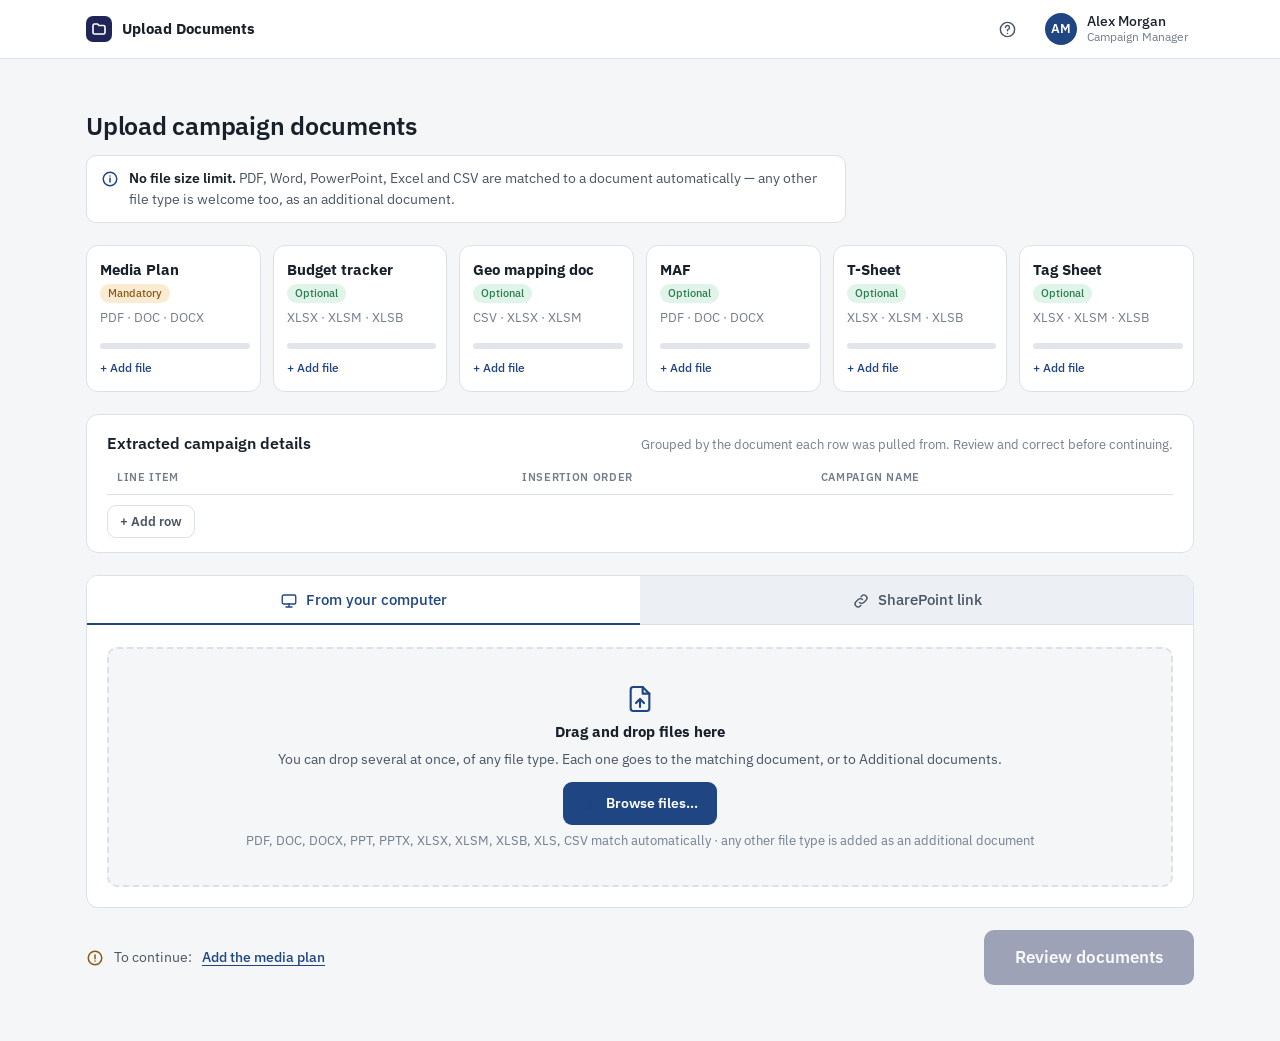
<file: document-intake_Upload.html>
<!doctype html>
<html lang="en">
<head>
<meta charset="utf-8">
<meta name="viewport" content="width=device-width, initial-scale=1, viewport-fit=cover">
<title>Document Intake</title>
<link rel="preconnect" href="https://fonts.googleapis.com">
<link rel="preconnect" href="https://fonts.gstatic.com" crossorigin>
<link rel="stylesheet" href="https://fonts.googleapis.com/css2?family=IBM+Plex+Sans:wght@400;500;600;700&family=IBM+Plex+Mono:wght@400;500&display=swap">
<style>
html,body{margin:0}
:root{
  --bg:#F4F6F8; --surface:#FFFFFF; --sunken:#ECEFF3; --ink:#18212B; --ink-2:#4A5563; --ink-3:#737E8C;
  --line:#DCE1E7; --track:#E1E5EA;
  --accent:#1F4583; --accent-soft:#E3EAF5; --on-accent:#FFFFFF; --cta:#1F2657; --on-cta:#FFFFFF;
  --done:#6FC39C; --ok:#2E7D4F; --ok-soft:#E1F4EA; --man:#8A5A12; --man-soft:#FBEBD2;
  --warn:#9A5B00; --warn-soft:#FDF0DA; --warn-bar:#E0A33A;
  --bad:#B3261E; --bad-soft:#FBE4E2;
  --sans:"IBM Plex Sans",system-ui,-apple-system,"Segoe UI",Roboto,sans-serif;
  --mono:"IBM Plex Mono",ui-monospace,SFMono-Regular,Menlo,Consolas,monospace;
}
@media (prefers-color-scheme: dark){
  :root:not([data-theme="light"]){
    color-scheme:dark;
    --bg:#0F1419; --surface:#171E27; --sunken:#1F2833; --ink:#E6EBF0; --ink-2:#AAB4C0; --ink-3:#808B99;
    --line:#2C3744; --track:#2A3440;
    --accent:#86A9E6; --accent-soft:#1B2A45; --on-accent:#0D1830; --cta:#86A9E6; --on-cta:#0D1830;
    --done:#5DBB8E; --ok:#6CCB93; --ok-soft:#153325; --man:#E9B25F; --man-soft:#3A2A12;
    --warn:#E9B25F; --warn-soft:#352812; --warn-bar:#C98F2E;
    --bad:#F2887F; --bad-soft:#3D1B19;
  }
}
:root[data-theme="dark"]{
  color-scheme:dark;
  --bg:#0F1419; --surface:#171E27; --sunken:#1F2833; --ink:#E6EBF0; --ink-2:#AAB4C0; --ink-3:#808B99;
  --line:#2C3744; --track:#2A3440;
  --accent:#86A9E6; --accent-soft:#1B2A45; --on-accent:#0D1830; --cta:#86A9E6; --on-cta:#0D1830;
  --done:#5DBB8E; --ok:#6CCB93; --ok-soft:#153325; --man:#E9B25F; --man-soft:#3A2A12;
  --warn:#E9B25F; --warn-soft:#352812; --warn-bar:#C98F2E;
  --bad:#F2887F; --bad-soft:#3D1B19;
}
*{box-sizing:border-box}
[hidden]{display:none!important}
body{background:var(--bg);color:var(--ink);font-family:var(--sans);font-size:15px;line-height:1.5}
button{font:inherit;color:inherit}
:focus-visible{outline:2px solid var(--accent);outline-offset:2px}

/* ---------- App bar ---------- */
.appbar{position:sticky;top:env(safe-area-inset-top,0px);z-index:20;background:var(--surface);border-bottom:1px solid var(--line)}
.appbar-in{max-width:1140px;margin:0 auto;padding-inline:16px;height:58px;display:flex;align-items:center;gap:16px}
.brand{display:flex;align-items:center;gap:10px;font-weight:700;font-size:15px;white-space:nowrap}
.brand svg{width:26px;height:26px;flex:none}
.spacer{flex:1}
.iconbtn{appearance:none;border:0;background:transparent;color:var(--ink-2);width:36px;height:36px;border-radius:8px;display:grid;place-items:center;cursor:pointer}
.iconbtn:hover{background:var(--sunken);color:var(--ink)}
.iconbtn svg{width:19px;height:19px}
.user{position:relative}
.user-btn{appearance:none;border:0;background:transparent;display:flex;align-items:center;gap:10px;padding:4px 6px 4px 4px;border-radius:999px;cursor:pointer}
.user-btn:hover{background:var(--sunken)}
.avatar{width:32px;height:32px;border-radius:50%;background:var(--accent);color:var(--on-accent);display:grid;place-items:center;font-size:13px;font-weight:600;flex:none}
.user-name{font-size:14px;font-weight:500;text-align:left;line-height:1.2}
.user-name small{display:block;font-size:12px;color:var(--ink-3);font-weight:400}
@media (max-width:560px){.user-name{display:none}}
.menu{position:absolute;right:0;top:calc(100% + 6px);min-width:240px;background:var(--surface);border:1px solid var(--line);border-radius:10px;box-shadow:0 10px 30px rgb(0 0 0 / .12);padding:6px;display:grid}
.menu .who{padding:10px 10px 12px;border-bottom:1px solid var(--line);margin-bottom:6px;font-size:13px;color:var(--ink-3)}
.menu .who strong{display:block;color:var(--ink);font-size:14px}
.menu button{appearance:none;border:0;background:transparent;text-align:left;padding:9px 10px;border-radius:6px;cursor:pointer;font-size:14px}
.menu button:hover{background:var(--sunken)}

/* ---------- Banners ---------- */
.banner{display:flex;gap:12px;align-items:center;flex-wrap:wrap;padding:12px 16px;border-radius:10px;font-size:14px}
.banner svg{width:18px;height:18px;flex:none}
.banner.warn{background:var(--warn-soft);color:var(--warn)}
.banner.bad{background:var(--bad-soft);color:var(--bad)}
.banner .grow{flex:1 1 240px;color:var(--ink)}

/* ---------- Page ---------- */
main{max-width:1140px;margin:0 auto;padding-inline:16px;padding-block:26px 56px;display:grid;gap:22px}
h1{font-size:25px;font-weight:600;margin:0;letter-spacing:-.01em;text-wrap:balance}
.pagehead{display:grid;gap:10px}
.limits{display:flex;align-items:flex-start;gap:10px;background:var(--surface);border:1px solid var(--line);border-radius:10px;padding:12px 14px;font-size:14px;color:var(--ink-2);max-width:760px}
.limits svg{width:18px;height:18px;flex:none;color:var(--accent);margin-top:2px}
.limits b{color:var(--ink);font-weight:600}

/* ---------- Stepper tabs ---------- */
.stepper{display:flex;align-items:center;gap:2px;border-bottom:1px solid var(--line);overflow-x:auto;scrollbar-width:none}
.stepper::-webkit-scrollbar{display:none}
.stepbtn{appearance:none;border:0;background:none;padding:12px 14px 11px;display:flex;gap:9px;align-items:center;border-bottom:2.5px solid transparent;margin-bottom:-1px;color:var(--ink-3);font-weight:500;font-size:15px;cursor:pointer;white-space:nowrap}
.stepbtn .dot{width:22px;height:22px;border-radius:50%;border:1.5px solid var(--line);display:grid;place-items:center;font-size:11px;font-family:var(--mono);flex:none}
.stepbtn .dot svg{width:13px;height:13px}
.stepbtn:hover:not([disabled]){color:var(--ink)}
.stepbtn[aria-current="step"]{color:var(--ink);border-bottom-color:var(--accent)}
.stepbtn[aria-current="step"] .dot{border-color:var(--accent);background:var(--accent);color:var(--on-accent)}
.stepbtn.done .dot{border-color:var(--done);background:var(--done);color:#fff}
.stepbtn[disabled]{cursor:not-allowed;opacity:.55}
.chev{color:var(--line);flex:none;width:16px;height:16px}

/* ---------- Slots ---------- */
.slots{display:grid;grid-template-columns:repeat(6,minmax(0,1fr));gap:12px}
@media (max-width:1100px){.slots{grid-template-columns:repeat(3,minmax(0,1fr))}}
@media (max-width:640px){.slots{grid-template-columns:repeat(2,minmax(0,1fr))}}
@media (max-width:400px){.slots{grid-template-columns:1fr}}
.slot{background:var(--surface);border:1.5px solid var(--line);border-radius:12px;padding:12px 10px 10px 13px;display:flex;flex-direction:column;gap:5px;min-height:132px;min-width:0;transition:border-color .15s,box-shadow .15s,background .15s}
.slot.empty{cursor:pointer}
.slot.empty:hover{border-color:var(--accent)}
.slot.dragover{border-style:dashed;border-color:var(--accent);background:var(--accent-soft)}
.slot.is-error{border-color:var(--bad)}
.slot.flash,.xrow.flash{box-shadow:0 0 0 4px var(--accent-soft);border-radius:8px}
.slot-top{display:flex;justify-content:space-between;align-items:flex-start;gap:8px}
.slot-title{font-size:15px;font-weight:700;line-height:1.25;text-wrap:balance;padding-top:3px;min-width:0}
.badge.sm{font-size:11px;padding:1px 8px;align-self:flex-start}
.slot .xbtn{width:24px;height:24px;margin:-2px -2px 0 0}
.top-right{display:flex;align-items:center;gap:4px;flex:none}
.badge{flex:none;font-size:13px;font-weight:500;padding:3px 11px;border-radius:999px;white-space:nowrap}
.badge.man{background:var(--man-soft);color:var(--man)}
.badge.opt{background:var(--ok-soft);color:var(--ok)}
.xbtn{appearance:none;border:0;background:transparent;color:var(--ink-3);width:28px;height:28px;border-radius:7px;display:grid;place-items:center;cursor:pointer;flex:none}
.xbtn:hover{background:var(--bad-soft);color:var(--bad)}
.xbtn svg{width:16px;height:16px}
.fname{font-size:13px;color:var(--ink-2);overflow:hidden;text-overflow:ellipsis;white-space:nowrap}
.fname.none{color:var(--ink-3)}
.slot-err{font-size:13px;color:var(--bad);line-height:1.4;margin-top:4px}
.slot-foot{display:grid;gap:6px;margin-top:auto;padding-top:6px}
.slot .track{height:6px}
.slot .slot-err{font-size:12px}
.track{height:8px;border-radius:8px;background:var(--track);overflow:hidden;position:relative}
.track i{display:block;height:100%;width:0;border-radius:8px;background:var(--accent);transition:width .2s linear}
.track i.done{background:var(--done)}
.track i.bad{background:var(--bad);width:100%}
.track i.paused{background:var(--warn-bar)}
.track.indet i{width:35%;position:absolute;animation:indet 1.1s ease-in-out infinite}
@keyframes indet{0%{left:-35%}100%{left:100%}}
.slot-meta{display:flex;justify-content:space-between;align-items:center;gap:4px;font-size:12px;color:var(--ink-3);min-height:26px;font-variant-numeric:tabular-nums}
.slot-meta .st{font-family:var(--mono);overflow:hidden;text-overflow:ellipsis;white-space:nowrap}
.slot-meta .st.ok{color:var(--ok)} .slot-meta .st.warn{color:var(--warn)}
.slot-meta .add{font-family:var(--sans);color:var(--accent);font-weight:500}
.act{appearance:none;border:0;background:transparent;color:var(--accent);font-size:12px;font-weight:500;padding:3px 7px;border-radius:5px;cursor:pointer;flex:none}
.act:hover{background:var(--accent-soft)}
.count-badge{background:var(--accent-soft);color:var(--accent);font-size:13px;font-weight:600;padding:4px 12px;border-radius:999px;white-space:nowrap}

/* ---------- Additional documents (extras) ---------- */
.extra-head{padding:16px 20px 6px;display:flex;justify-content:space-between;align-items:baseline;gap:10px;flex-wrap:wrap}
.extra-head h2{margin:0;font-size:16px;font-weight:600}
.extra-head span{font-size:13px;color:var(--ink-3)}
.xlist{padding:0 20px 6px}
.xrow{padding:12px 2px;border-bottom:1px solid var(--line);display:grid;gap:6px}
.xrow:last-child{border-bottom:0}
.xrow.is-error{background:var(--bad-soft);border-radius:8px;padding:10px 10px}
.xrow-main{display:flex;align-items:center;justify-content:space-between;gap:10px}
.xrow-main .fname{font-size:14px;color:var(--ink);font-weight:500;min-width:0}
.xrow-acts{display:flex;align-items:center;gap:6px;flex:none}
.move{font:inherit;font-size:13px;color:var(--accent);background:var(--surface);border:1px solid var(--line);border-radius:7px;padding:5px 8px;cursor:pointer;max-width:200px}
.move:hover{border-color:var(--accent)}
.slot .move{max-width:100%;width:100%;font-size:12px;padding:3px 4px}

/* ---------- Extraction preview ---------- */
.extract-head{padding:16px 20px 6px;display:flex;justify-content:space-between;align-items:baseline;gap:10px;flex-wrap:wrap}
.extract-head h2{margin:0;font-size:16px;font-weight:600}
.extract-head span{font-size:13px;color:var(--ink-3)}
.extract-tbl{padding:0 20px}
.extract-tbl table{min-width:520px;table-layout:fixed}
.extract-tbl th:nth-child(1){width:38%}.extract-tbl th:nth-child(2){width:28%}
.extract-tbl td{padding:2px 4px}
.extract-tbl th:last-child,.extract-tbl td:last-child{width:36px}
.ex-in{width:100%;font:inherit;font-size:13px;padding:8px 9px;border:1px solid transparent;border-radius:6px;background:transparent;color:var(--ink)}
.ex-in:hover{background:var(--sunken)}
.ex-in:focus{background:var(--surface);border-color:var(--accent);outline:none}
.extract-foot{padding:10px 20px 14px}
#extract-panel{border-width:1.5px}
.ex-group td{padding:14px 8px 6px!important;border-bottom:1px solid var(--line)}
.ex-group td{display:table-cell}
.ex-src{font-size:12px;font-weight:600;color:var(--accent);background:var(--accent-soft);padding:2px 9px;border-radius:999px;margin-right:8px}
.ex-file{font-size:13px;color:var(--ink-2);font-family:var(--mono)}
.ex-n{font-size:12px;color:var(--ink-3);margin-left:8px}
.ex-empty{color:var(--ink-3);font-size:13px;padding:14px 8px!important}

/* ---------- Intake ---------- */
.panel{background:var(--surface);border:1px solid var(--line);border-radius:12px}
.intake{overflow:hidden}
.confirm{display:flex;gap:10px 14px;align-items:center;flex-wrap:wrap;padding:12px 20px;background:var(--warn-soft);border-bottom:1px solid var(--line);font-size:14px}
.confirm span{flex:1 1 260px;overflow-wrap:anywhere}
.tabs{display:grid;grid-template-columns:repeat(2,1fr);border-bottom:1px solid var(--line);background:var(--sunken)}
.tab{appearance:none;border:0;background:transparent;color:var(--ink-2);font-weight:500;padding:13px 10px 11px;cursor:pointer;display:flex;align-items:center;justify-content:center;gap:8px;border-bottom:2px solid transparent;margin-bottom:-1px}
.tab svg{width:18px;height:18px;flex:none}
.tab:hover{color:var(--ink)}
.tab[aria-selected="true"]{background:var(--surface);color:var(--accent);border-bottom-color:var(--accent)}
@media (max-width:520px){.tab{flex-direction:column;gap:4px;font-size:13px}}
.pane{padding:22px 20px 20px;display:grid;gap:14px}
.hint{margin:0;color:var(--ink-2);font-size:14px}
label{font-size:13px;font-weight:500;color:var(--ink-2)}
.field{display:grid;gap:6px}
.row{display:flex;gap:10px;flex-wrap:wrap;align-items:center}
input[type=url],input[type=text],select.inp,textarea{flex:1 1 260px;min-width:0;font:inherit;font-size:14px;color:var(--ink);background:var(--bg);border:1px solid var(--line);border-radius:8px;padding:10px 12px}
select.inp{flex:0 1 220px}
textarea{width:100%;min-height:70px;resize:vertical}
input::placeholder,textarea::placeholder{color:var(--ink-3)}
[aria-invalid="true"]{border-color:var(--bad)!important}
.msg{font-size:13px;margin:0;display:grid;gap:3px}
.msg:empty{display:none}
.msg .e{color:var(--bad)} .msg .o{color:var(--ok)}
.browse{display:grid;place-items:center;gap:10px;text-align:center;padding:28px 16px;border:1px solid var(--line);border-radius:10px;background:var(--bg)}
.browse small{color:var(--ink-3);font-size:13px}
.drop{display:grid;place-items:center;gap:6px;text-align:center;padding:34px 16px;border:2px dashed var(--line);border-radius:10px;background:var(--bg);cursor:pointer;transition:border-color .15s,background .15s}
.drop svg{width:32px;height:32px;color:var(--accent)}
.drop span{color:var(--ink-2);font-size:14px}
.drop .btn{margin-top:6px}
.drop.over{border-color:var(--accent);background:var(--accent-soft)}
.drop u{color:var(--accent);text-underline-offset:3px}
fieldset{border:0;margin:0;padding:0;min-width:0}
fieldset[disabled]{opacity:.5}

/* ---------- Buttons ---------- */
.btn{appearance:none;font-weight:600;font-size:14px;border-radius:9px;padding:10px 18px;cursor:pointer;border:1px solid transparent;display:inline-flex;align-items:center;gap:8px;justify-content:center;white-space:nowrap}
.btn svg{width:16px;height:16px}
.btn-cta{background:var(--cta);color:var(--on-cta);font-size:17px;padding:14px 30px;border-radius:10px}
.btn-primary{background:var(--accent);color:var(--on-accent)}
.btn-cta:hover,.btn-primary:hover{filter:brightness(1.12)}
.btn-ghost{background:transparent;color:var(--ink-2);border-color:var(--line)}
.btn-ghost:hover{color:var(--ink);border-color:var(--ink-3)}
.btn-sm{padding:6px 12px;font-size:13px}
.btn[disabled]{opacity:.4;cursor:not-allowed;filter:none}
.spin{width:16px;height:16px;border:2px solid currentColor;border-right-color:transparent;border-radius:50%;animation:rot .7s linear infinite}
@keyframes rot{to{transform:rotate(360deg)}}

.actionbar{display:flex;justify-content:space-between;align-items:center;gap:12px 18px;flex-wrap:wrap}
.todo{display:flex;align-items:center;gap:6px 10px;flex-wrap:wrap;font-size:14px;color:var(--ink-2);flex:1 1 300px}
.todo .ic{width:18px;height:18px;flex:none}
.todo.warn .ic{color:var(--man)}
.todo.ok .ic{color:var(--ok)}
.linkbtn{appearance:none;border:0;background:none;padding:0;color:var(--accent);font-weight:500;text-decoration:underline;text-underline-offset:3px;cursor:pointer;font-size:14px}
.todo .sep{color:var(--line)}

/* ---------- Review / adjudicate / summary ---------- */
.step-panel{padding:22px 20px;display:grid;gap:18px}
.step-panel h2{margin:0;font-size:19px}
.step-panel .lead{margin:-10px 0 0;color:var(--ink-2);font-size:14px;max-width:70ch}
.tbl-wrap{overflow-x:auto}
table{width:100%;border-collapse:collapse;font-size:14px;min-width:600px}
th{text-align:left;font-size:11px;letter-spacing:.06em;text-transform:uppercase;color:var(--ink-3);font-weight:600;padding:8px 10px;border-bottom:1px solid var(--line)}
td{padding:12px 10px;border-bottom:1px solid var(--line);vertical-align:top}
td.num{font-family:var(--mono);font-size:13px;font-variant-numeric:tabular-nums;color:var(--ink-2)}
.pill{display:inline-block;font-size:12px;font-weight:500;padding:2px 9px;border-radius:999px;white-space:nowrap}
.pill.ok{background:var(--ok-soft);color:var(--ok)}
.pill.miss{background:var(--sunken);color:var(--ink-3)}
.pill.man{background:var(--man-soft);color:var(--man)}
.pill.warn{background:var(--warn-soft);color:var(--warn)}
.pill.bad{background:var(--bad-soft);color:var(--bad)}
.check{display:flex;gap:10px;align-items:flex-start;font-size:14px;color:var(--ink);font-weight:400}
.check input{margin-top:3px;width:16px;height:16px;accent-color:var(--accent);flex:none}
.foot{display:flex;justify-content:space-between;align-items:center;gap:12px;flex-wrap:wrap}

.adj-list{display:grid;gap:12px}
.adj{border:1px solid var(--line);border-radius:12px;padding:16px;display:grid;gap:12px;background:var(--bg)}
.adj.missing{opacity:.7}
.adj-head{display:flex;justify-content:space-between;gap:12px;flex-wrap:wrap;align-items:flex-start}
.adj-head strong{font-size:16px}
.adj-head .f{display:block;font-size:13px;color:var(--ink-2);overflow-wrap:anywhere}
.seg{display:inline-flex;border:1px solid var(--line);border-radius:9px;overflow:hidden;background:var(--surface);flex-wrap:wrap}
.seg input{position:absolute;opacity:0;pointer-events:none}
.seg label{padding:8px 14px;font-size:13px;font-weight:500;color:var(--ink-2);cursor:pointer;border-right:1px solid var(--line);display:flex;gap:6px;align-items:center}
.seg label:last-of-type{border-right:0}
.seg input:focus-visible+label{outline:2px solid var(--accent);outline-offset:-2px}
.seg input[value="approve"]:checked+label{background:var(--ok-soft);color:var(--ok)}
.seg input[value="changes"]:checked+label{background:var(--warn-soft);color:var(--warn)}
.seg input[value="reject"]:checked+label{background:var(--bad-soft);color:var(--bad)}
.outcome{display:flex;gap:14px;align-items:center;flex-wrap:wrap;padding:14px 16px;border-radius:10px;background:var(--sunken);font-size:14px}
.outcome strong{font-size:15px}

.sum-head{display:flex;gap:16px;align-items:center;flex-wrap:wrap}
.sum-icon{width:52px;height:52px;border-radius:50%;display:grid;place-items:center;flex:none}
.sum-icon svg{width:26px;height:26px}
.sum-icon.ok{background:var(--ok-soft);color:var(--ok)}
.sum-icon.warn{background:var(--warn-soft);color:var(--warn)}
.sum-icon.bad{background:var(--bad-soft);color:var(--bad)}
.sum-head p{margin:2px 0 0;color:var(--ink-2);font-size:14px}
.facts{display:grid;grid-template-columns:repeat(auto-fit,minmax(170px,1fr));gap:12px}
.fact{background:var(--bg);border:1px solid var(--line);border-radius:10px;padding:12px 14px}
.fact span{display:block;font-size:12px;color:var(--ink-3);text-transform:uppercase;letter-spacing:.05em}
.fact b{font-size:15px;font-weight:600;font-variant-numeric:tabular-nums;overflow-wrap:anywhere}
.fact b.mono{font-family:var(--mono);font-weight:500}

/* ---------- Toast ---------- */
.toast{position:fixed;left:50%;bottom:calc(20px + env(safe-area-inset-bottom,0px));transform:translate(-50%,20px);background:var(--ink);color:var(--bg);padding:10px 12px 10px 16px;border-radius:9px;font-size:14px;opacity:0;transition:opacity .2s,transform .2s;pointer-events:none;max-width:calc(100% - 32px);display:flex;align-items:center;gap:14px;z-index:40}
.toast.show{opacity:1;transform:translate(-50%,0);pointer-events:auto}
.toast button{appearance:none;border:0;background:transparent;color:var(--bg);font-weight:600;text-decoration:underline;text-underline-offset:3px;cursor:pointer;padding:4px}

/* ---------- Scenario panel (#scenarios only) ---------- */
.scen{position:fixed;left:16px;bottom:calc(16px + env(safe-area-inset-bottom,0px));z-index:30;background:var(--surface);border:1px dashed var(--ink-3);border-radius:10px;padding:12px 14px;display:grid;gap:8px;font-size:12px;width:250px;box-shadow:0 8px 24px rgb(0 0 0 / .1)}
.scen strong{font-size:12px;letter-spacing:.05em;text-transform:uppercase;color:var(--ink-3)}
.scen label{display:grid;gap:3px;font-size:12px}
.scen select{font:inherit;font-size:13px;padding:5px 6px;border-radius:6px;border:1px solid var(--line);background:var(--bg);color:var(--ink)}

@media (prefers-reduced-motion:reduce){*{transition:none!important}.track.indet i{animation:none;left:0;width:100%;opacity:.5}.spin{animation-duration:2s}}
</style>
</head>
<body>
<!-- ============ App bar ============ -->
<header class="appbar">
  <div class="appbar-in">
    <div class="brand">
      <svg width="26" height="26" viewBox="0 0 26 26" aria-hidden="true"><rect width="26" height="26" rx="7" fill="var(--cta)"/><path d="M7 9.5a1.5 1.5 0 0 1 1.5-1.5h3l1.5 1.5h4.5A1.5 1.5 0 0 1 19 11v5.5a1.5 1.5 0 0 1-1.5 1.5h-9A1.5 1.5 0 0 1 7 16.5z" fill="none" stroke="var(--on-cta)" stroke-width="1.6"/></svg>
      Upload Documents
    </div>
    <div class="spacer"></div>
    <button class="iconbtn" type="button" aria-label="Help" id="help-btn"><svg width="18" height="18" viewBox="0 0 24 24" fill="none" stroke="currentColor" stroke-width="1.8" stroke-linecap="round"><circle cx="12" cy="12" r="9"/><path d="M9.5 9.5a2.5 2.5 0 1 1 3.3 2.4c-.5.2-.8.6-.8 1.1v.5M12 17h.01"/></svg></button>
    <div class="user">
      <button class="user-btn" type="button" id="user-btn" aria-haspopup="menu" aria-expanded="false">
        <span class="avatar" id="avatar"></span>
        <span class="user-name" id="user-name"></span>
      </button>
      <div class="menu" id="user-menu" role="menu" hidden>
        <div class="who" id="menu-who"></div>
        <button role="menuitem" type="button" id="signout">Sign out</button>
      </div>
    </div>
  </div>
</header>

<main>
  <div id="banners" style="display:grid;gap:10px" aria-live="polite"></div>

  <div class="pagehead">
    <div style="display:flex;align-items:center;gap:12px;flex-wrap:wrap">
      <h1>Upload campaign documents</h1>
      <span class="count-badge" id="doc-count" hidden></span>
    </div>
    <div class="limits" id="limits">
      <svg width="18" height="18" viewBox="0 0 24 24" fill="none" stroke="currentColor" stroke-width="2" stroke-linecap="round"><circle cx="12" cy="12" r="9"/><path d="M12 11v5M12 8h.01"/></svg>
      <span id="limits-text"></span>
    </div>
  </div>

  <!-- ===== Upload ===== -->
  <div id="view-1" style="display:grid;gap:22px">
    <div id="docs-area" style="display:grid;gap:22px">
        <section aria-label="Documents" class="slots" id="slots"></section>

    <section class="panel" id="extract-panel" aria-label="Extracted campaign details">
      <div class="extract-head">
        <h2>Extracted campaign details</h2>
        <span>Grouped by the document each row was pulled from. Review and correct before continuing.</span>
      </div>
      <div class="extract-tbl tbl-wrap"><table>
        <thead><tr><th>Line item</th><th>Insertion order</th><th>Campaign name</th><th></th></tr></thead>
        <tbody id="extract-body"></tbody>
      </table></div>
      <div class="extract-foot"><button class="btn btn-ghost btn-sm" type="button" id="extract-add">+ Add row</button></div>
    </section>

    <section class="panel" id="extra-panel" hidden aria-label="Additional documents">
      <div class="extra-head">
        <h2>Additional documents</h2>
        <span>Anything that isn't one of the documents above</span>
      </div>
      <div class="xlist" id="extra-list"></div>
    </section>

    <section class="panel intake" id="intake" aria-label="Add documents">
      <div class="confirm" id="confirm" hidden>
        <span id="confirm-text"></span>
        <div class="row">
          <button class="btn btn-ghost btn-sm" type="button" id="confirm-no">Keep current</button>
          <button class="btn btn-primary btn-sm" type="button" id="confirm-yes">Replace</button>
        </div>
      </div>
      <div class="tabs" role="tablist" aria-label="How to add">
        <button class="tab" role="tab" id="tab-pc" aria-controls="pane-pc" aria-selected="true">
          <svg width="18" height="18" viewBox="0 0 24 24" fill="none" stroke="currentColor" stroke-width="1.8" stroke-linecap="round" stroke-linejoin="round"><rect x="3" y="4" width="18" height="12" rx="2"/><path d="M8 20h8M12 16v4"/></svg>From your computer</button>
        <button class="tab" role="tab" id="tab-sp" aria-controls="pane-sp" aria-selected="false">
          <svg width="18" height="18" viewBox="0 0 24 24" fill="none" stroke="currentColor" stroke-width="1.8" stroke-linecap="round" stroke-linejoin="round"><path d="M10 14a4 4 0 0 0 5.7 0l3-3a4 4 0 0 0-5.7-5.7l-1 1"/><path d="M14 10a4 4 0 0 0-5.7 0l-3 3a4 4 0 0 0 5.7 5.7l1-1"/></svg>SharePoint link</button>
      </div>
      <fieldset id="intake-fields">
        <div class="pane" role="tabpanel" id="pane-pc" aria-labelledby="tab-pc">
          <div class="drop" id="drop">
            <svg width="18" height="18" viewBox="0 0 24 24" fill="none" stroke="currentColor" stroke-width="1.6" stroke-linecap="round" stroke-linejoin="round"><path d="M14 3H7a2 2 0 0 0-2 2v14a2 2 0 0 0 2 2h10a2 2 0 0 0 2-2V8z"/><path d="M14 3v5h5M12 18v-6M9 15l3-3 3 3"/></svg>
            <strong>Drag and drop files here</strong>
            <span>You can drop several at once, of any file type. Each one goes to the matching document, or to Additional documents.</span>
            <button class="btn btn-primary" type="button" id="browse-btn">
              <svg width="18" height="18" viewBox="0 0 24 24" fill="none" stroke="currentColor" stroke-width="2" stroke-linecap="round" stroke-linejoin="round"><path d="M12 16V4M7 9l5-5 5 5"/><path d="M4 16v3a1 1 0 0 0 1 1h14a1 1 0 0 0 1-1v-3"/></svg>Browse files…</button>
            <small id="browse-types" style="color:var(--ink-3);font-size:13px"></small>
          </div>
          <div class="msg" id="pc-msg" role="status"></div>
        </div>
        <form class="pane" role="tabpanel" id="pane-sp" aria-labelledby="tab-sp" novalidate hidden>
          <p class="hint">Paste a sharing link from SharePoint or OneDrive for Business (in SharePoint: <em>Share → Copy link</em>). Links have no size limit.</p>
          <div class="field">
            <label for="sp-url">SharePoint link</label>
            <div class="row">
              <input type="url" id="sp-url" placeholder="https://yourcompany.sharepoint.com/:b:/s/Team/EaBc…" autocomplete="off">
              <button class="btn btn-primary" type="submit">Add link</button>
            </div>
          </div>
          <div class="msg" id="sp-msg" role="status"></div>
        </form>
      </fieldset>
    </section>



    <div class="actionbar">
      <div class="todo" id="todo" role="status"></div>
      <button class="btn btn-cta" id="to-review" type="button">Review documents</button>
    </div>
    </div>
  </div>

</main>

<div class="toast" id="toast" role="status" aria-live="polite"><span id="toast-text"></span><button type="button" id="toast-act" hidden></button></div>
<input type="file" id="file-input" multiple hidden>

<script>
/* =====================================================================
   CONFIG — wire to your backend. Leave endpoints empty to run the built-in
   simulator (add #scenarios to the URL to force failures for demos).
   ===================================================================== */
const CONFIG = {
  uploadEndpoint: "",   // POST multipart {slot, campaignId, file} → 2xx {id, scan:"clean"|"infected"}
  linkEndpoint:   "",   // POST JSON {slot, campaignId, url}      → 2xx {id,name,size} | 401 | 403 | 404
  submitEndpoint: "",   // "Review documents": POST JSON {campaign, documents, extracted} → 2xx {reference}
  reviewUrl:      "",   // optional: page of your review system to open after a successful hand-off
  signInUrl: "/login",
  maxBytes: null,       // no file size limit
};
/* Signed-in user and campaign normally come from your session/API. */
const USER = {name:"Alex Morgan", email:"alex.morgan@company.com", role:"Campaign Manager"};
/* The campaign these documents belong to. Set it from your app (URL, session or campaign API). */
const CAMPAIGN = {id:"CMP-4821", name:"Q4 Regional Auto"};
/* One card per document. `match` routes files by name when several documents take the same type. */
const SLOTS = [
  {key:"mediaplan", title:"Media Plan",   required:true,  accept:["pdf","doc","docx","ppt","pptx","xlsx","xlsm","xlsb","xls"], match:/media[\s_-]*plan|\bbrief\b/i},
  {key:"budget",    title:"Budget tracker", required:false, accept:["xlsx","xlsm","xlsb","xls","csv"],                          match:/budget|spend|cost|tracker/i},
  {key:"geo",       title:"Geo mapping doc", required:false, accept:["csv","xlsx","xlsm","xlsb","xls"],                         match:/geo|zip|dma|postal|map|region/i},
  {key:"maf",       title:"MAF",           required:false, accept:["pdf","doc","docx"],                          match:/maf|authori[sz]ation/i, full:"Media Authorization Form"},
  {key:"tsheet",    title:"T-Sheet",       required:false, accept:["xlsx","xlsm","xlsb","xls","csv","pdf"],                    match:/\bt[\s_-]?sheets?\b|tsheet|traffic/i, full:"Traffic Sheet"},
  {key:"tag",       title:"Tag Sheet",     required:false, accept:["xlsx","xlsm","xlsb","xls","csv","pdf","doc","docx"],       match:/tag[\s_-]?sheet/i},
];
/* Mock line items per document, used only to simulate the extraction preview below. */
const LINE_ITEM_POOL = {
  mediaplan: ["Display – Prospecting","Video – Retargeting"],
  budget:    ["Paid Social – Awareness"],
  geo:       ["Local Search – Tier 1 DMAs"],
  maf:       ["Connected TV – Launch"],
  tsheet:    ["Traffic Instructions – All Placements"],
  tag:       ["Ad Tags – Trafficking"],
};
const STEPS = ["Upload","Review","Adjudicate","Summary"];

/* ============================ helpers ============================ */
const $ = s => document.querySelector(s);
const esc = s => String(s??"").replace(/[&<>"]/g,c=>({"&":"&amp;","<":"&lt;",">":"&gt;",'"':"&quot;"}[c]));
const extOf = n => ((/\.([a-z0-9]+)$/i.exec(n)||[])[1]||"").toLowerCase();
const fmt = b => b==null?"—":b<1024?b+" B":b<1048576?Math.max(1,Math.round(b/1024))+" KB":(+(b/1048576).toFixed(1))+" MB";
const allSlots = () => SLOTS.concat(extraSlots);
const slotOf = k => allSlots().find(s=>s.key===k);
const typeList = s => s.accept.map(a=>a.toUpperCase()).join(", ");
const ALL_EXT = [...new Set(SLOTS.flatMap(s=>s.accept))];
const SRC = {sharepoint:"SharePoint", upload:"Uploaded", attach:"Attached"};
const LINK_KIND = {w:["docx","Word document"], x:["xlsx","Excel workbook"], p:["pptx","PowerPoint deck"], b:["pdf","PDF"], t:["txt","text file"], f:[null,"folder"], v:[null,"video"], i:[null,"image"], u:[null,"web page"]};
const ACTIVE = ["checking","uploading","scanning","paused"];
const DECISION = {approve:["Approved","ok"], changes:["Needs changes","warn"], reject:["Rejected","bad"]};

/* ============================ state ============================ */
let docs = {};
let step = 1, maxStep = 1, finished = false;
let online = navigator.onLine !== false, sessionValid = true;
let pending = null, pickTarget = null;
let decisions = {};   // slot key → {serverId, decision, comment}
let result = null;
const campaign = CAMPAIGN;
const handles = {};
let extraSlots = [], extraSeq = 0;      // documents added beyond the named cards
let extraction = [], extractSeq = 0;    // Line item / Insertion order / Campaign name preview rows

/* ============================ shell ============================ */
(function shell(){
  $("#avatar").textContent = USER.name.split(/\s+/).map(p=>p[0]).slice(0,2).join("").toUpperCase();
  $("#user-name").innerHTML = `${esc(USER.name)}<small>${esc(USER.role)}</small>`;
  $("#menu-who").innerHTML = `<strong>${esc(USER.name)}</strong>${esc(USER.email)}`;
  $("#limits-text").innerHTML = `<b>No file size limit.</b> PDF, Word, PowerPoint, Excel and CSV are matched to a document automatically — any other file type is welcome too, as an additional document.`;
  $("#browse-types").textContent = `${ALL_EXT.map(a=>a.toUpperCase()).join(", ")} match automatically · any other file type is added as an additional document`;
  const btn=$("#user-btn"), menu=$("#user-menu");
  const close=()=>{ menu.hidden=true; btn.setAttribute("aria-expanded","false"); };
  btn.addEventListener("click",e=>{ e.stopPropagation(); const open=menu.hidden; menu.hidden=!open; btn.setAttribute("aria-expanded",open); });
  document.addEventListener("click",e=>{ if(!menu.hidden && !menu.contains(e.target)) close(); });
  document.addEventListener("keydown",e=>{ if(e.key==="Escape" && !menu.hidden){ close(); btn.focus(); } });
  $("#signout").addEventListener("click",()=>{ close();
    if(Object.values(docs).some(d=>ACTIVE.includes(d.status))){ toast("Finish or cancel uploads in progress before signing out."); return; }
    location.href = CONFIG.signInUrl; });
  $("#help-btn").addEventListener("click",()=>toast("Add files of any type or size. Matching types go straight to a document; anything else is added as an additional document."));
})();

/* Review happens in a separate system; this page only handles upload. */
function invalidate(){}

/* ============================ banners ============================ */
function renderBanners(){
  const b=[];
  if(!online) b.push(`<div class="banner warn"><svg width="18" height="18" viewBox="0 0 24 24" fill="none" stroke="currentColor" stroke-width="2" stroke-linecap="round"><path d="M2 8.8a15 15 0 0 1 4.2-2.6M22 8.8A15 15 0 0 0 10.7 5M5 12.5a10 10 0 0 1 3.5-2M19 12.5a10 10 0 0 0-2-1.4M8.5 16a5 5 0 0 1 7 0M12 20h.01M3 3l18 18"/></svg><span class="grow"><strong>You're offline.</strong> Uploads are paused and will resume when you reconnect.</span></div>`);
  if(!sessionValid) b.push(`<div class="banner bad"><svg width="18" height="18" viewBox="0 0 24 24" fill="none" stroke="currentColor" stroke-width="2" stroke-linecap="round"><rect x="4" y="10" width="16" height="10" rx="2"/><path d="M8 10V7a4 4 0 0 1 8 0v3"/></svg><span class="grow"><strong>Your session has expired.</strong> Sign in again to continue. Files already uploaded are kept.</span><button class="btn btn-primary btn-sm" type="button" data-reauth>Sign in again</button></div>`);
  $("#banners").innerHTML=b.join("");
  $("#intake-fields").disabled = !sessionValid;
}
function reauth(){
  if(CONFIG.uploadEndpoint){ location.href = CONFIG.signInUrl + "?return=" + encodeURIComponent(location.pathname); return; }
  sessionValid=true; renderBanners(); resumePaused(); renderSlots(); toast("Signed in. Uploads resumed.");
}
document.addEventListener("click",e=>{ if(e.target.closest("[data-reauth]")) reauth(); });

/* ============================ cards ============================ */
const X = `<svg width="18" height="18" viewBox="0 0 24 24" fill="none" stroke="currentColor" stroke-width="2" stroke-linecap="round"><path d="M6 6l12 12M18 6 6 18"/></svg>`;
function cardParts(d, s){
  if(!d) return {bar:`<div class="track"><i></i></div>`, st:`<span class="add">+ Add file</span>`};
  switch(d.status){
    case "checking":  return {bar:`<div class="track indet"><i></i></div>`, st:`<span class="st">Checking…</span>`};
    case "uploading": { const p=Math.floor(d.progress); return {bar:`<div class="track"><i style="width:${p}%"></i></div>`, st:`<span class="st">${p}%</span>`}; }
    case "paused":    return {bar:`<div class="track"><i class="paused" style="width:${Math.max(4,Math.floor(d.progress))}%"></i></div>`, st:`<span class="st warn" title="${d.pauseReason==="session"?"Sign in needed":"Offline"}">Paused</span>`};
    case "scanning":  return {bar:`<div class="track indet"><i></i></div>`, st:`<span class="st">Scanning…</span>`};
    case "ready":     return {bar:`<div class="track"><i class="done" style="width:100%"></i></div>`, st:`${movingKey===s.key&&!s.extra?"":`<span class="st ok" title="${SRC[d.source]}">${d.size?fmt(d.size):"Link"}</span>`}${s.extra?"":(movingKey===s.key?moveSelect(s.key,d):`<span><button type="button" class="act" data-act="move">Move</button><button type="button" class="act" data-act="replace">Replace</button></span>`)}`};
    case "error":     return {bar:`<div class="track"><i class="bad"></i></div>`, st:`<span class="st"></span>`+(d.retryable?`<button type="button" class="act" data-act="retry">Retry</button>`:(s.extra?"":`<button type="button" class="act" data-act="replace">Choose another</button>`))};
  }
}
function renderSlots(){
  $("#slots").innerHTML = SLOTS.map(s=>{
    const d=docs[s.key], c=cardParts(d,s), inflight=d&&ACTIVE.includes(d.status);
    const xLabel = inflight?`Cancel ${s.title} upload`:`Remove ${s.title} file`;
    const empty=!d;
    return `<div class="slot${empty?" empty":""}${d&&d.status==="error"?" is-error":""}" data-slot="${s.key}"
        ${empty?`role="button" tabindex="0" aria-label="${esc(s.title)}, ${s.required?"mandatory":"optional"}, no file. Add file"`:`role="group" aria-label="${esc(s.title)}"`}>
      <div class="slot-top">
        <span class="slot-title" ${s.full?`title="${esc(s.full)}"`:""}>${esc(s.title)}</span>
        ${d?`<button type="button" class="xbtn" data-act="${inflight?"cancel":"remove"}" aria-label="${esc(xLabel)}" title="${inflight?"Cancel upload":"Remove"}">${X}</button>`:""}
      </div>
      <span class="badge sm ${s.required?"man":"opt"}">${s.required?"Mandatory":"Optional"}</span>
      <div class="fname ${d?"":"none"}" title="${d?esc(d.name):esc(typeList(s))}">${d?esc(d.name):esc(s.accept.slice(0,3).map(a=>a.toUpperCase()).join(" · "))}</div>
      <div>${d&&d.status==="error"?`<div class="slot-err">${esc(d.error)}</div>`:""}</div>
      <div class="slot-foot">${c.bar}<div class="slot-meta">${c.st}</div></div>
    </div>`;
  }).join("");
  renderExtraList();
  renderCount();
  renderTodo();
  syncExtraction();
}
function renderCount(){
  const n=allSlots().filter(s=>docs[s.key]?.status==="ready").length, el=$("#doc-count");
  el.hidden = n===0; el.textContent = `${n} document${n===1?"":"s"} uploaded`;
}
function renderExtraList(){
  $("#extra-panel").hidden = extraSlots.length===0;
  $("#extra-list").innerHTML = extraSlots.map(s=>{
    const d=docs[s.key]; if(!d) return "";
    const c=cardParts(d,s), inflight=ACTIVE.includes(d.status);
    return `<div class="xrow${d.status==="error"?" is-error":""}" data-slot="${s.key}">
      <div class="xrow-main">
        <span class="fname" title="${esc(d.name)}">${esc(d.name)}</span>
        <span class="xrow-acts">${d.status==="ready"?moveSelect(s.key,d):""}
        <button type="button" class="xbtn" data-act="${inflight?"cancel":"remove"}" aria-label="${inflight?"Cancel":"Remove"} ${esc(d.name)}" title="${inflight?"Cancel upload":"Remove"}">${X}</button></span>
      </div>
      ${d.status==="error"?`<div class="slot-err">${esc(d.error)}</div>`:""}
      <div class="slot-foot">${c.bar}<div class="slot-meta">${c.st}</div></div>
    </div>`;
  }).join("");
}
function paintProgress(key){
  const d=docs[key], card=document.querySelector(`[data-slot="${key}"]`); if(!d||!card) return;
  const bar=card.querySelector(".track i"), st=card.querySelector(".slot-meta .st");
  if(d.status==="uploading" && bar && !card.querySelector(".indet")){ const p=Math.floor(d.progress); bar.style.width=p+"%"; st.textContent=`${p}%`; }
  else renderSlots();
}
function flash(key){ const c=document.querySelector(`[data-slot="${key}"]`); if(!c) return; c.scrollIntoView({block:"nearest"}); c.classList.add("flash"); setTimeout(()=>c.classList.remove("flash"),1400); }

/* The to-do line next to Review: every item is actionable. */
function blockers(){
  const r=[], list=Object.entries(docs);
  SLOTS.filter(s=>s.required && docs[s.key]?.status!=="ready" && !ACTIVE.includes(docs[s.key]?.status)).forEach(s=>r.push({text:`Add the ${s.title.toLowerCase()}`, act:()=>{ pickFor(s.key); }}));
  const busy=list.filter(([,d])=>ACTIVE.includes(d.status));
  if(busy.length) r.push({text:`${busy.length} upload${busy.length>1?"s":""} in progress`});
  const errs=list.filter(([,d])=>d.status==="error");
  if(errs.length) r.push({text:`Fix ${errs.length} file${errs.length>1?"s":""} with a problem`, act:()=>{ flash(errs[0][0]); document.querySelector(`[data-slot="${errs[0][0]}"] .act`)?.focus(); }});
  if(!sessionValid) r.push({text:"Sign in again", act:reauth});
  return r;
}
function renderTodo(){
  const r=blockers(), el=$("#todo");
  const warnIc=`<svg width="18" height="18" class="ic" viewBox="0 0 24 24" fill="none" stroke="currentColor" stroke-width="2" stroke-linecap="round"><circle cx="12" cy="12" r="9"/><path d="M12 8v5M12 16h.01"/></svg>`;
  const okIc=`<svg width="18" height="18" class="ic" viewBox="0 0 24 24" fill="none" stroke="currentColor" stroke-width="2.2" stroke-linecap="round" stroke-linejoin="round"><circle cx="12" cy="12" r="9"/><path d="m8.5 12.5 2.5 2.5 4.5-5"/></svg>`;
  if(r.length){
    el.className="todo warn";
    el.innerHTML = warnIc + `<span>To continue:</span>` + r.map((x,i)=>(i?`<span class="sep">·</span>`:"")+(x.act?`<button type="button" class="linkbtn" data-todo="${i}">${esc(x.text)}</button>`:`<span>${esc(x.text)}</span>`)).join("");
    el.querySelectorAll("[data-todo]").forEach(b=>b.addEventListener("click",()=>r[+b.dataset.todo].act()));
  } else {
    const n=SLOTS.filter(s=>docs[s.key]?.status==="ready").length;
    const xn=extraSlots.filter(s=>docs[s.key]?.status==="ready").length;
    el.className="todo ok"; el.innerHTML = okIc + `<span>${n} of ${SLOTS.length} documents ready${n<SLOTS.length?". Optional documents can be left out.":"."}${xn?` · ${xn} additional document${xn>1?"s":""} added`:""}</span>`;
  }
  $("#to-review").disabled = r.length>0;
}
function setMsg(el, ok=[], errs=[]){ el.innerHTML = ok.map(t=>`<span class="o">${esc(t)}</span>`).join("")+errs.map(t=>`<span class="e">${esc(t)}</span>`).join(""); }
let toastT;
function toast(text, action){
  $("#toast-text").textContent=text; const a=$("#toast-act");
  if(action){ a.hidden=false; a.textContent=action.label; a.onclick=()=>{ action.run(); $("#toast").classList.remove("show"); }; } else { a.hidden=true; a.onclick=null; }
  $("#toast").classList.add("show"); clearTimeout(toastT); toastT=setTimeout(()=>$("#toast").classList.remove("show"), action?6000:3400);
}

/* ============================ local file checks ============================ */
function readSlice(file, start, end){ return new Promise((res,rej)=>{ const r=new FileReader(); r.onload=()=>res(new Uint8Array(r.result)); r.onerror=()=>rej(r.error); r.readAsArrayBuffer(file.slice(start,end)); }); }
const startsWith=(b,sig)=>sig.every((v,i)=>b[i]===v);
const ZIP=[0x50,0x4B,0x03,0x04], OLE=[0xD0,0xCF,0x11,0xE0,0xA1,0xB1,0x1A,0xE1];
async function inspect(file, ext){
  let head; const latin=b=>Array.from(b,c=>String.fromCharCode(c)).join("");
  try{ head=await readSlice(file,0,Math.min(file.size,4096)); }
  catch{ return "We couldn't read this file. If it's stored online only (for example a OneDrive placeholder), download it first or add it as a SharePoint link."; }
  if(ext==="pdf"){
    if(latin(head.slice(0,1024)).indexOf("%PDF")<0) return "This doesn't look like a real PDF. It may be damaged or renamed from another format.";
    const tail=await readSlice(file,Math.max(0,file.size-65536),file.size).catch(()=>new Uint8Array());
    if((latin(head)+latin(tail)).includes("/Encrypt")) return "This PDF is password-protected. Remove the password and upload it again.";
  } else if(["docx","xlsx","xlsm","xlsb","pptx"].includes(ext)){
    if(startsWith(head,OLE)) return "This file is password-protected. Remove the password in Office and upload it again.";
    if(!startsWith(head,ZIP)) return `This doesn't look like a real .${ext} file. It may be damaged or renamed.`;
  } else if(["doc","xls","ppt"].includes(ext)){
    if(startsWith(head,ZIP)) return `This is actually a .${ext}x file. Rename it to .${ext}x and try again.`;
    if(!startsWith(head,OLE)) return `This doesn't look like a real .${ext} file. It may be damaged or renamed.`;
  } else if(ext==="csv"){
    if(head.includes(0)) return "This doesn't look like a CSV. If it's a spreadsheet, upload the .xlsx or save it as CSV.";
    if(!latin(head).trim()) return "This CSV has no data in it.";
  }
  return null;
}
function precheck(file, slot){
  const ext=extOf(file.name);
  if(!ext) return "It has no file extension, so we can't tell what type it is.";
  if(slot && slot.accept.length && !slot.accept.includes(ext)) return `${slot.title} takes ${typeList(slot)} files, and this is a .${ext} file.`;
  if(file.size===0) return "The file is empty (0 bytes).";
  return null;
}
/* Pick the document a file belongs to: name keywords first, then first empty slot of that type.
   Returns null when nothing matches — the caller then adds it as an additional document. */
function route(name, ext){
  const open=SLOTS.filter(s=>!docs[s.key] && s.accept.includes(ext));
  return (open.find(s=>s.match && s.match.test(name)) || open[0])?.key || null;
}
function findDuplicateFile(file){
  return allSlots().find(s=>{ const f=docs[s.key]?.file; return f && f.name===file.name && f.size===file.size && f.lastModified===file.lastModified; });
}
function findDuplicateLink(href){ return allSlots().find(s=>docs[s.key]?.url===href); }
/* A file or link that doesn't match a named document is added here instead of being rejected. */
function addExtra(doc){
  const key="extra_"+(++extraSeq);
  extraSlots.push({key, title:doc.name, required:false, accept:[], extra:true});
  commit(key, doc, {skipConfirm:true});
  return key;
}

/* ============================ transport ============================ */
const scen={upload:"success", link:"success", submit:"success"};
function takeScen(k){ const v=scen[k]; scen[k]="success"; const sel=document.getElementById("scen-"+k); if(sel) sel.value="success"; return v; }
function apiUpload(key, d, cb){
  if(CONFIG.uploadEndpoint){
    const xhr=new XMLHttpRequest(), fd=new FormData(); fd.append("slot",key); fd.append("campaignName",campaign.name); if(campaign.id) fd.append("campaignId",campaign.id); fd.append("file",d.file,d.name);
    xhr.open("POST",CONFIG.uploadEndpoint); xhr.withCredentials=true;
    xhr.upload.onprogress=e=>{ if(e.lengthComputable) cb.progress(e.loaded,e.total); };
    xhr.upload.onload=()=>cb.scanning();
    xhr.onload=()=>{ let b={}; try{ b=JSON.parse(xhr.responseText||"{}"); }catch{}
      if(xhr.status===401) return cb.fail({kind:"session"});
      if(xhr.status===413) return cb.fail({kind:"rejected",message:"The server rejected this file because it's too large."});
      if(xhr.status===415) return cb.fail({kind:"rejected",message:"The server doesn't accept this file type."});
      if(xhr.status>=400&&xhr.status<500) return cb.fail({kind:"rejected",message:b.message||"The server rejected this file."});
      if(xhr.status>=500) return cb.fail({kind:"server"});
      if(b.scan==="infected") return cb.fail({kind:"infected"});
      cb.done(b.id); };
    xhr.onerror=()=>cb.fail({kind:"network"});
    xhr.send(fd); return {abort:()=>xhr.abort()};
  }
  const outcome=takeScen("upload"), rate=outcome==="slow"?350e3:2.5e6;
  let loaded=d.loaded||0, t, stopped=false; const total=d.size;
  const tick=()=>{ if(stopped) return;
    loaded=Math.min(total, loaded+rate*0.15*(0.7+Math.random()*0.6)); const pct=loaded/total;
    if(outcome==="network"&&pct>0.6) return cb.fail({kind:"network"});
    if(outcome==="session"&&pct>0.4) return cb.fail({kind:"session"});
    cb.progress(loaded,total);
    if(loaded>=total){ cb.scanning(); t=setTimeout(()=>{ if(stopped) return;
        if(outcome==="server") return cb.fail({kind:"server"});
        if(outcome==="infected") return cb.fail({kind:"infected"});
        if(outcome==="rejected") return cb.fail({kind:"rejected",message:"This file has already been uploaded to this campaign."});
        cb.done("f_"+Math.random().toString(36).slice(2,9)); }, 900+Math.random()*700); return; }
    t=setTimeout(tick,150); };
  t=setTimeout(tick,150);
  return {abort:()=>{ stopped=true; clearTimeout(t); }};
}
function apiLink(key, url, cb){
  const noAccess=`You don't have access to this file. Ask the owner to share it with ${USER.email}.`, gone="This link doesn't point to a file anymore. It may have been moved or deleted.";
  if(CONFIG.linkEndpoint){
    const ctrl=new AbortController();
    fetch(CONFIG.linkEndpoint,{method:"POST",credentials:"include",signal:ctrl.signal,headers:{"Content-Type":"application/json"},body:JSON.stringify({slot:key,campaignId:campaign.id,campaignName:campaign.name,url})})
      .then(async r=>{ const b=await r.json().catch(()=>({}));
        if(r.status===401) return cb.fail({kind:"session"});
        if(r.status===403) return cb.fail({kind:"rejected",message:noAccess});
        if(r.status===404) return cb.fail({kind:"rejected",message:gone});
        if(!r.ok) return cb.fail({kind:r.status>=500?"server":"rejected",message:b.message});
        cb.done(b.id,b.name,b.size); })
      .catch(e=>{ if(e.name!=="AbortError") cb.fail({kind:"network"}); });
    return {abort:()=>ctrl.abort()};
  }
  const outcome=takeScen("link");
  const t=setTimeout(()=>{
    if(outcome==="noaccess") return cb.fail({kind:"rejected",message:noAccess});
    if(outcome==="notfound") return cb.fail({kind:"rejected",message:gone});
    if(outcome==="session") return cb.fail({kind:"session"});
    cb.done("l_"+Math.random().toString(36).slice(2,9)); },1100);
  return {abort:()=>clearTimeout(t)};
}

/* ============================ upload lifecycle ============================ */
function failMessage(err){
  switch(err.kind){
    case "network":  return {msg:"The upload was interrupted. Check your connection and retry.", retry:true};
    case "server":   return {msg:"Something went wrong on our side. Retry in a moment.", retry:true};
    case "infected": return {msg:"Blocked: this file failed the virus scan. Contact IT if you think this is wrong.", retry:false};
    default:         return {msg:err.message||"The server rejected this file.", retry:false};
  }
}
function start(key){
  const d=docs[key]; if(!d) return;
  if(!online){ d.status="paused"; d.pauseReason="offline"; renderSlots(); return; }
  if(!sessionValid){ d.status="paused"; d.pauseReason="session"; renderSlots(); return; }
  const isLink=d.source==="sharepoint";
  d.status=isLink?"checking":"uploading"; d.error=null;
  const cb={
    progress:(loaded,total)=>{ if(docs[key]!==d) return; d.loaded=loaded; d.progress=Math.min(99.5,loaded/total*100); paintProgress(key); },
    scanning:()=>{ if(docs[key]!==d) return; d.status="scanning"; d.progress=100; renderSlots(); },
    done:(id,name,size)=>{ if(docs[key]!==d) return; delete handles[key]; d.status="ready"; d.progress=100; d.serverId=id; if(name) d.name=name; if(size) d.size=size; d.prev=null; renderSlots(); },
    fail:(err)=>{ if(docs[key]!==d) return; delete handles[key];
      if(err.kind==="session"){ sessionValid=false; d.status="paused"; d.pauseReason="session"; pauseAll("session"); renderBanners(); renderSlots(); return; }
      if(err.kind==="network" && !navigator.onLine){ online=false; d.status="paused"; d.pauseReason="offline"; renderBanners(); renderSlots(); return; }
      const f=failMessage(err);
      if(d.prev && !f.retry){ docs[key]=d.prev; toast(`${slotOf(key).title}: ${f.msg} Your previous file was kept.`); }
      else { d.status="error"; d.error=f.msg; d.retryable=f.retry; }
      renderSlots(); },
  };
  handles[key]=isLink?apiLink(key,d.url,cb):apiUpload(key,d,cb);
  renderSlots();
}
function pauseAll(reason){ for(const k in docs){ const d=docs[k]; if(["uploading","checking"].includes(d.status)){ handles[k]?.abort(); delete handles[k]; d.status="paused"; d.pauseReason=reason; if(CONFIG.uploadEndpoint){ d.loaded=0; d.progress=0; } } } }
function resumePaused(){ for(const k in docs) if(docs[k].status==="paused" && online && sessionValid) start(k); }

function commit(key, doc, {skipConfirm=false}={}){
  const cur=docs[key];
  if(cur && cur.status==="ready" && !skipConfirm){
    pending={key,doc}; $("#confirm-text").innerHTML=`Replace <strong>${esc(cur.name)}</strong> with <strong>${esc(doc.name)}</strong> in ${esc(slotOf(key).title)}?`;
    $("#confirm").hidden=false; $("#confirm-yes").focus(); return false;
  }
  if(cur){ handles[key]?.abort(); delete handles[key]; }
  invalidate();
  docs[key]={...doc, status:"checking", progress:0, loaded:0, prev:cur&&cur.status==="ready"?cur:(cur?.prev||null)};
  renderSlots();
  if(doc.file){
    inspect(doc.file, extOf(doc.file.name)).then(problem=>{
      if(docs[key]?.file!==doc.file) return;
      if(problem){ const prev=docs[key].prev;
        if(prev){ docs[key]=prev; toast(`${slotOf(key).title}: ${problem} Your previous file was kept.`); }
        else Object.assign(docs[key],{status:"error",error:problem,retryable:false});
        renderSlots(); return; }
      start(key);
    });
  } else start(key);
  return true;
}
/* target: a specific slot (card click, drop on card, Replace) or null to route automatically.
   A file that doesn't match a named document is added to "Additional documents" instead of being rejected. */
function addFiles(list, source, msgEl, target=null, explicit=false){
  if(finished) return;
  if(!sessionValid){ setMsg(msgEl,[],["Sign in again before adding files."]); return; }
  const ok=[], errs=[];
  [...list].forEach((f,i)=>{
    const ext=extOf(f.name);
    if(f.size===0){ errs.push(`${f.name}: The file is empty (0 bytes).`); return; }
    const dup=findDuplicateFile(f);
    if(dup){ errs.push(`${f.name}: It's already added as ${dup.title}.`); return; }
    const isTarget = i===0 && target;
    const key = isTarget ? target : route(f.name, ext);
    if(key){
      const s=slotOf(key);
      if(isTarget){ const problem=precheck(f,s); if(problem){ errs.push(`${f.name}: ${problem}`); return; } }
      const placed=commit(key,{name:f.name,size:f.size,source,file:f},{skipConfirm:explicit&&i===0});
      ok.push(placed?`${f.name} → ${s.title}`:`${f.name} is waiting for you to confirm the replacement`);
    } else {
      addExtra({name:f.name,size:f.size,source,file:f});
      ok.push(`${f.name} → Additional documents`);
    }
  });
  setMsg(msgEl, ok.length?[`Added: ${ok.join(", ")}.`]:[], errs);
  if(errs.length && msgEl.closest("[hidden]")) toast(errs[0]);
  renderSlots();
}

/* ============================ card interactions ============================ */
function pickFor(key, replace=false){ pickTarget={key,replace}; $("#file-input").click(); }
$("#slots").addEventListener("click",e=>{
  const card=e.target.closest("[data-slot]"); if(!card) return;
  const key=card.dataset.slot, act=e.target.closest("[data-act]")?.dataset.act;
  if(act) return slotAction(key,act);
  if(!docs[key]) pickFor(key);
});
$("#slots").addEventListener("keydown",e=>{ if(e.target.matches(".slot.empty")&&(e.key==="Enter"||e.key===" ")){ e.preventDefault(); pickFor(e.target.dataset.slot); } });
function slotAction(key, act){
  const d=docs[key], s=slotOf(key), isExtra=!!s?.extra;
  if(act==="cancel"){ handles[key]?.abort(); delete handles[key];
    if(d.prev){ docs[key]=d.prev; toast(`Upload cancelled. ${s.title} still has ${d.prev.name}.`); }
    else { delete docs[key]; if(isExtra) extraSlots=extraSlots.filter(x=>x.key!==key); toast("Upload cancelled."); }
    renderSlots(); return; }
  if(act==="retry"){ d.loaded=0; d.progress=0; start(key); return; }
  if(act==="move"){ movingKey=key; renderSlots(); document.querySelector(`[data-slot="${key}"] select.move`)?.focus(); return; }
  if(act==="replace"){
    if(isExtra) return; // extras have no fixed slot to replace into — remove and re-add instead
    if(d?.source==="sharepoint"){ selectTab($("#tab-sp")); $("#sp-url").focus(); pickTarget={key,replace:true,link:true}; }
    else pickFor(key,true);
    return; }
  if(act==="remove"){
    invalidate();
    if(d.prev){ docs[key]=d.prev; renderSlots(); toast(`Failed file removed. ${s.title} still has ${d.prev.name}.`); return; }
    delete docs[key]; if(isExtra) extraSlots=extraSlots.filter(x=>x.key!==key);
    renderSlots();
    if(d.status==="ready") toast(`${d.name} removed.`,{label:"Undo",run:()=>{ if(!docs[key]){ if(isExtra && !extraSlots.find(x=>x.key===key)) extraSlots.push(s); docs[key]=d; renderSlots(); } }});
  }
}
/* "Move to" lets the user put a file that landed in Additional documents into the right card. */
let movingKey=null;
function moveSelect(from,d){
  const ext=extOf(d.name), fromExtra=slotOf(from)?.extra;
  const opts=SLOTS.filter(t=>t.key!==from && (!ext||t.accept.includes(ext)))
    .map(t=>`<option value="${t.key}">${esc(t.title)}${docs[t.key]?" (has a file)":""}</option>`).join("");
  const toExtra=fromExtra?"":`<option value="__extra">Additional documents</option>`;
  return `<select class="move" data-move="${from}" aria-label="Move ${esc(d.name)} to another document"><option value="">Move to…</option>${opts}${toExtra}</select>`;
}
/* Move a finished file between cards / Additional documents. A file already in the target
   card is never lost: it moves to Additional documents. */
function moveDoc(from, to){
  const d=docs[from]; movingKey=null;
  if(!d || !to || from===to){ renderSlots(); return; }
  invalidate();
  const fromExtra=!!slotOf(from)?.extra;
  delete docs[from]; delete decisions[from];
  if(fromExtra) extraSlots=extraSlots.filter(x=>x.key!==from);
  let msg;
  if(to==="__extra"){
    const k="extra_"+(++extraSeq); extraSlots.push({key:k,title:d.name,required:false,accept:[],extra:true}); docs[k]={...d,prev:null};
    msg=`${d.name} moved to Additional documents.`;
  } else {
    const cur=docs[to], s=slotOf(to); delete decisions[to];
    if(cur){ const k="extra_"+(++extraSeq); extraSlots.push({key:k,title:cur.name,required:false,accept:[],extra:true}); docs[k]={...cur,prev:null}; }
    docs[to]={...d,prev:null};
    msg = cur ? `${d.name} moved to ${s.title}. ${cur.name} moved to Additional documents.` : `${d.name} moved to ${s.title}.`;
    setTimeout(()=>flash(to),0);
  }
  renderSlots(); toast(msg);
}
$("#extra-list").addEventListener("change",e=>{ const sel=e.target.closest("[data-move]"); if(sel && sel.value) moveDoc(sel.dataset.move, sel.value); });
$("#slots").addEventListener("change",e=>{ const sel=e.target.closest("[data-move]"); if(sel) moveDoc(sel.dataset.move, sel.value); });
$("#slots").addEventListener("keydown",e=>{ if(e.key==="Escape" && movingKey){ movingKey=null; renderSlots(); } });
$("#extra-list").addEventListener("click",e=>{
  const row=e.target.closest("[data-slot]"); if(!row) return;
  const act=e.target.closest("[data-act]")?.dataset.act; if(act) slotAction(row.dataset.slot,act);
});
$("#confirm-yes").addEventListener("click",()=>{ const p=pending; hideConfirm(); commit(p.key,p.doc,{skipConfirm:true}); });
$("#confirm-no").addEventListener("click",()=>{ hideConfirm(); toast("Kept the current file."); });
function hideConfirm(){ pending=null; $("#confirm").hidden=true; }

/* Drop straight onto a card */
$("#slots").addEventListener("dragover",e=>{ const c=e.target.closest("[data-slot]"); if(!c) return; e.preventDefault(); document.querySelectorAll(".slot.dragover").forEach(x=>x!==c&&x.classList.remove("dragover")); c.classList.add("dragover"); });
$("#slots").addEventListener("dragleave",e=>{ const c=e.target.closest("[data-slot]"); if(c && !c.contains(e.relatedTarget)) c.classList.remove("dragover"); });
$("#slots").addEventListener("drop",e=>{ const c=e.target.closest("[data-slot]"); if(!c) return; e.preventDefault(); e.stopPropagation(); c.classList.remove("dragover");
  if(!e.dataTransfer.files.length){ toast("Only files can be dropped here. For a SharePoint file, paste its link instead."); return; }
  selectTab($("#tab-pc"),false); addFiles(e.dataTransfer.files,"upload",$("#pc-msg"),c.dataset.slot,false); });

/* ============================ intake tabs ============================ */
const tabs=[...document.querySelectorAll(".tab")];
function selectTab(t,focus=true){ tabs.forEach(x=>{ const on=x===t; x.setAttribute("aria-selected",on); x.tabIndex=on?0:-1; document.getElementById(x.getAttribute("aria-controls")).hidden=!on; }); if(focus) t.focus(); }
tabs.forEach((t,i)=>{ t.tabIndex=i?-1:0; t.addEventListener("click",()=>selectTab(t));
  t.addEventListener("keydown",e=>{ if(e.key==="ArrowRight"||e.key==="ArrowLeft"){ e.preventDefault(); selectTab(tabs[(i+(e.key==="ArrowRight"?1:tabs.length-1))%tabs.length]); } }); });

/* SharePoint link — routed automatically like a file; anything that doesn't match a
   named document is still accepted, as an additional document (no "pick a type" step). */
$("#pane-sp").addEventListener("submit",e=>{
  e.preventDefault();
  const inp=$("#sp-url"), msg=$("#sp-msg"), raw=inp.value.trim();
  const bad=t=>{ inp.setAttribute("aria-invalid","true"); setMsg(msg,[],[t]); inp.focus(); };
  if(!online) return bad("You're offline. Reconnect to add a link.");
  if(!raw) return bad("Paste a SharePoint link first.");
  let u; try{ u=new URL(raw); }catch{ return bad("That isn't a complete link. It should start with https://"); }
  if(u.protocol!=="https:") return bad("Only secure (https://) links are accepted.");
  if(!/(^|\.)sharepoint\.(com|us|cn)$|(^|\.)1drv\.ms$/i.test(u.hostname)){
    if(/onedrive\.live\.com|drive\.google\.com|dropbox\.com|box\.com/i.test(u.hostname)) return bad("Personal OneDrive, Google Drive, Dropbox and Box links aren't supported. Use a company SharePoint or OneDrive for Business link.");
    return bad("This isn't a SharePoint link. It should point to a *.sharepoint.com address.");
  }
  const code=(/\/:([a-z]):\//i.exec(u.pathname)||[])[1]?.toLowerCase(), kind=code?LINK_KIND[code]:null;
  if(code==="f") return bad("This link opens a folder, not a file. Open the specific file in SharePoint and copy its link instead.");
  const last=decodeURIComponent(u.pathname.split("/").filter(Boolean).pop()||"");
  const ext=extOf(last)||(kind?kind[0]:"")||"";
  const dup=findDuplicateLink(u.href);
  if(dup) return bad(`This link is already added as ${dup.title}.`);
  const name = extOf(last) ? last : (kind ? `${kind[1]} from SharePoint` : `SharePoint file (${u.hostname.split(".")[0]})`);
  const targetKey = pickTarget?.key, explicit = !!pickTarget?.link; pickTarget=null;
  let key = targetKey || route(name, ext);
  if(targetKey){
    const s=slotOf(targetKey);
    if(ext && s.accept.length && !s.accept.includes(ext)) return bad(`This link is ${kind?"a "+kind[1]:ext?"a ."+ext+" file":"a different file type"}. ${s.title} needs ${typeList(s)}.`);
  }
  inp.removeAttribute("aria-invalid");
  let placed, label;
  if(key){ label=slotOf(key).title; placed=commit(key,{name,size:null,source:"sharepoint",url:u.href},{skipConfirm:explicit}); }
  else { addExtra({name,size:null,source:"sharepoint",url:u.href}); placed=true; label="Additional documents"; }
  inp.value="";
  setMsg(msg,[placed?`Checking access to the link for ${label}…`:"Confirm the replacement above."]);
});
$("#sp-url").addEventListener("input",e=>e.target.removeAttribute("aria-invalid"));

/* File browser (Upload tab, card click, Replace) */
$("#browse-btn").addEventListener("click",()=>{ pickTarget=null; $("#file-input").click(); });
$("#file-input").addEventListener("change",e=>{
  const t=pickTarget; pickTarget=null;
  if(e.target.files.length){
    addFiles(e.target.files,"upload",$("#pc-msg"),t?.key||null,!!t?.replace);
  }
  e.target.value="";
});
$("#file-input").addEventListener("cancel",()=>{ pickTarget=null; });

/* Attach (drag & drop / paste) */
const drop=$("#drop"); let depth=0;
drop.addEventListener("click",e=>{ if(e.target.closest("button")) return; pickTarget=null; $("#file-input").click(); });
drop.addEventListener("dragenter",e=>{ e.preventDefault(); depth++; drop.classList.add("over"); });
drop.addEventListener("dragover",e=>e.preventDefault());
drop.addEventListener("dragleave",()=>{ if(--depth<=0){ depth=0; drop.classList.remove("over"); } });
drop.addEventListener("drop",e=>{ e.preventDefault(); e.stopPropagation(); depth=0; drop.classList.remove("over");
  if(!e.dataTransfer.files.length){ setMsg($("#pc-msg"),[],["Only files can be dropped here. For a SharePoint file, paste its link in the SharePoint tab."]); return; }
  addFiles(e.dataTransfer.files,"upload",$("#pc-msg")); });
addEventListener("dragover",e=>e.preventDefault());
addEventListener("drop",e=>{ e.preventDefault(); if(step!==1||finished) return; if(e.dataTransfer.files.length){ selectTab($("#tab-pc"),false); addFiles(e.dataTransfer.files,"upload",$("#pc-msg")); } });
document.addEventListener("paste",e=>{
  if(step!==1||finished||e.target.matches("input,textarea")) return;
  const f=[...(e.clipboardData?.files||[])]; if(!f.length) return;
  e.preventDefault(); selectTab($("#tab-pc"),false); addFiles(f,"upload",$("#pc-msg"));
});

/* ============================ connectivity ============================ */
addEventListener("offline",()=>{ online=false; pauseAll("offline"); renderBanners(); renderSlots(); });
addEventListener("online",()=>{ online=true; renderBanners(); resumePaused(); renderSlots(); toast("Back online. Uploads resumed."); });
addEventListener("beforeunload",e=>{ if(!finished && (Object.values(docs).some(d=>ACTIVE.includes(d.status)) || step>1)){ e.preventDefault(); e.returnValue=""; } });

/* ============================ hand-off to review ============================ */
/* "Review documents" sends everything to your review system (CONFIG.submitEndpoint).
   Payload: {campaign, documents:[{slot, title, name, source, id}], extracted:[{lineItem, insertionOrder, campaignName, sourceDocument}]} */
const provided = () => allSlots().filter(s=>docs[s.key]?.status==="ready");
$("#to-review").addEventListener("click",async()=>{
  if(blockers().length) return;
  const btn=$("#to-review");
  if(!online){ toast("You're offline. Reconnect and try again."); return; }
  const payload={
    campaign:{id:campaign.id,name:campaign.name},
    documents:provided().map(s=>({slot:s.extra?null:s.key, title:s.extra?"Additional document":s.title, name:docs[s.key].name, source:docs[s.key].source, id:docs[s.key].serverId})),
    extracted:extraction.map(r=>({lineItem:r.li, insertionOrder:r.io, campaignName:r.cn, sourceDocument:r.source?docs[r.source]?.name||null:null})),
  };
  btn.disabled=true; btn.innerHTML=`<span class="spin" aria-hidden="true"></span>Sending…`;
  try{
    if(CONFIG.submitEndpoint){
      const r=await fetch(CONFIG.submitEndpoint,{method:"POST",credentials:"include",headers:{"Content-Type":"application/json"},body:JSON.stringify(payload)});
      if(r.status===401){ sessionValid=false; renderBanners(); throw new Error("Your session has expired. Sign in again, then try again."); }
      if(!r.ok) throw new Error((await r.json().catch(()=>({}))).message||"We couldn't send the documents for review. Nothing was lost; try again.");
      const b=await r.json().catch(()=>({}));
      if(CONFIG.reviewUrl){ location.href=CONFIG.reviewUrl+(b.reference?("?ref="+encodeURIComponent(b.reference)):""); return; }
    } else {
      await new Promise(r=>setTimeout(r,900));
      if(takeScen("submit")==="fail") throw new Error("We couldn't send the documents for review. Nothing was lost; try again.");
    }
    btn.textContent="Review documents"; renderTodo();
    toast(`${payload.documents.length} document${payload.documents.length===1?"":"s"} sent for review.`);
  }catch(err){ btn.textContent="Review documents"; renderTodo(); toast(err.message); }
});

/* ============================ extraction preview ============================ */
/* Simulates parsing Line item / Insertion order / Campaign name out of the uploaded
   documents. Wire this to a real extraction service by replacing extractedFor(). */
function extractedFor(slot){
  const pool = LINE_ITEM_POOL[slot.key] || ["Line item"];
  return pool.map(li=>{
    extractSeq++;
    return {id:extractSeq, source:slot.key, li, io:`IO-${(campaign.id||"0000").replace(/\D/g,"")}-${String(extractSeq).padStart(2,"0")}`, cn:campaign.name};
  });
}
let extractSig="";
function syncExtraction(){
  const readyKeys=new Set(allSlots().filter(s=>docs[s.key]?.status==="ready").map(s=>s.key));
  extraction = extraction.filter(r=>!r.source || readyKeys.has(r.source));
  const have=new Set(extraction.map(r=>r.source).filter(Boolean));
  allSlots().forEach(s=>{ if(readyKeys.has(s.key) && !have.has(s.key)) extractedFor(s).forEach(row=>extraction.push(row)); });
  /* re-render only when the set of rows or their source files changed, so typing isn't interrupted */
  const sig=extraction.map(r=>r.id+":"+(r.source?docs[r.source]?.name:"")).join("|");
  if(sig!==extractSig){ extractSig=sig; renderExtraction(); }
}
function renderExtraction(){
  if(!extraction.length){ $("#extract-body").innerHTML=`<tr><td colspan="4" class="ex-empty">Line items, insertion orders and campaign names appear here as soon as documents are uploaded.</td></tr>`; return; }
  /* group rows under the document they were extracted from */
  const order=[...allSlots().map(s=>s.key), null], html=[];
  order.forEach(src=>{
    const rows=extraction.filter(r=>(r.source||null)===src); if(!rows.length) return;
    const sl=src?slotOf(src):null, d=src?docs[src]:null;
    const label = !src ? "Added manually" : sl.extra ? "Additional document" : sl.title;
    html.push(`<tr class="ex-group"><td colspan="4"><span class="ex-src">${esc(label)}</span>${d?`<span class="ex-file" title="${esc(d.name)}">${esc(d.name)}</span>`:""}<span class="ex-n">${rows.length} row${rows.length>1?"s":""}</span></td></tr>`);
    rows.forEach(r=>html.push(`<tr data-row="${r.id}">
      <td><input class="ex-in" data-f="li" value="${esc(r.li)}" aria-label="Line item${d?", from "+esc(d.name):""}"></td>
      <td><input class="ex-in" data-f="io" value="${esc(r.io)}" aria-label="Insertion order"></td>
      <td><input class="ex-in" data-f="cn" value="${esc(r.cn)}" aria-label="Campaign name"></td>
      <td><button type="button" class="xbtn" data-rm-row="${r.id}" aria-label="Remove row">${X}</button></td>
    </tr>`));
  });
  $("#extract-body").innerHTML=html.join("");
}
$("#extract-body").addEventListener("input",e=>{
  const tr=e.target.closest("[data-row]"); if(!tr) return;
  const row=extraction.find(r=>r.id==tr.dataset.row); if(row) row[e.target.dataset.f]=e.target.value;
});
$("#extract-body").addEventListener("click",e=>{
  const b=e.target.closest("[data-rm-row]"); if(!b) return;
  extraction=extraction.filter(r=>r.id!=b.dataset.rmRow); extractSig=""; syncExtraction();
});
$("#extract-add").addEventListener("click",()=>{
  extraction.push({id:++extractSeq, source:null, li:"", io:"", cn:campaign.name});
  extractSig=""; syncExtraction();
  $("#extract-body").querySelector("tr:last-child input")?.focus();
});

/* ============================ scenario panel (#scenarios) ============================ */
if(location.hash==="#scenarios"){
  const p=document.createElement("div"); p.className="scen"; p.setAttribute("aria-label","Scenario controls");
  p.innerHTML=`<strong>Scenario preview</strong>
    <label>Next file upload<select id="scen-upload"><option value="success">Succeeds</option><option value="slow">Slow connection</option><option value="network">Network drops at 60%</option><option value="server">Server error</option><option value="infected">Virus found in scan</option><option value="rejected">Server rejects (duplicate)</option><option value="session">Session expires mid-upload</option></select></label>
    <label>Next SharePoint link<select id="scen-link"><option value="success">Access OK</option><option value="noaccess">No access</option><option value="notfound">File moved or deleted</option><option value="session">Session expired</option></select></label>
    <label>Review documents hand-off<select id="scen-submit"><option value="success">Succeeds</option><option value="fail">Fails</option></select></label>
    <button class="btn btn-ghost btn-sm" type="button" id="scen-offline">Simulate going offline</button>`;
  document.body.appendChild(p);
  ["upload","link","submit"].forEach(k=>$("#scen-"+k).addEventListener("change",e=>scen[k]=e.target.value));
  $("#scen-offline").addEventListener("click",e=>{
    if(online){ online=false; pauseAll("offline"); e.target.textContent="Simulate reconnecting"; }
    else { online=true; e.target.textContent="Simulate going offline"; resumePaused(); toast("Back online. Uploads resumed."); }
    renderBanners(); renderSlots(); });
}

renderBanners();
renderSlots();
</script>
</body>
</html>
</file>
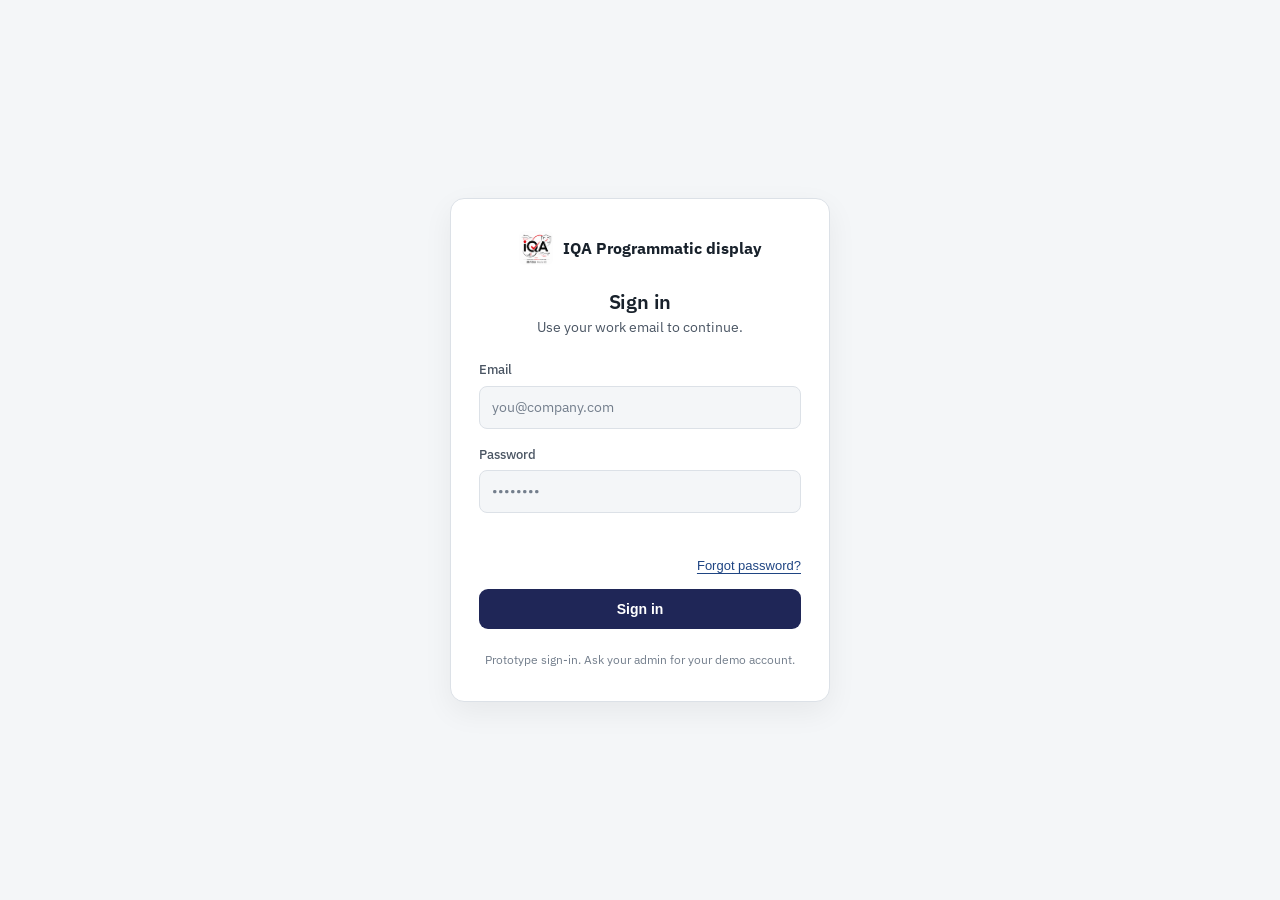
<file: login.html>
<!doctype html>
<html lang="en">
<head>
<meta charset="utf-8">
<meta name="viewport" content="width=device-width, initial-scale=1, viewport-fit=cover">
<title>Sign in</title>
<link rel="preconnect" href="https://fonts.googleapis.com">
<link rel="preconnect" href="https://fonts.gstatic.com" crossorigin>
<link rel="stylesheet" href="https://fonts.googleapis.com/css2?family=IBM+Plex+Sans:wght@400;500;600;700&family=IBM+Plex+Mono:wght@400;500&display=swap">
<style>
html,body{margin:0}
:root{
  --bg:#F4F6F8; --surface:#FFFFFF; --sunken:#ECEFF3; --ink:#18212B; --ink-2:#4A5563; --ink-3:#737E8C;
  --line:#DCE1E7;
  --accent:#1F4583; --accent-soft:#E3EAF5; --on-accent:#FFFFFF; --cta:#1F2657; --on-cta:#FFFFFF;
  --bad:#B3261E; --bad-soft:#FBE4E2;
  --sans:"IBM Plex Sans",system-ui,-apple-system,"Segoe UI",Roboto,sans-serif;
}
@media (prefers-color-scheme: dark){
  :root:not([data-theme="light"]){
    color-scheme:dark;
    --bg:#0F1419; --surface:#171E27; --sunken:#1F2833; --ink:#E6EBF0; --ink-2:#AAB4C0; --ink-3:#808B99;
    --line:#2C3744;
    --accent:#86A9E6; --accent-soft:#1B2A45; --on-accent:#0D1830; --cta:#86A9E6; --on-cta:#0D1830;
    --bad:#F2887F; --bad-soft:#3D1B19;
  }
}
*{box-sizing:border-box}
body{background:var(--bg);color:var(--ink);font-family:var(--sans);font-size:15px;line-height:1.5;min-height:100vh;display:grid;place-items:center;padding:24px}
:focus-visible{outline:2px solid var(--accent);outline-offset:2px}
.card{width:100%;max-width:380px;background:var(--surface);border:1px solid var(--line);border-radius:14px;padding:32px 28px;display:grid;gap:22px;box-shadow:0 10px 30px rgb(0 0 0 / .06)}
.brand{display:flex;align-items:center;gap:10px;font-weight:700;font-size:16px;justify-content:center}
.brand svg{width:28px;height:28px;flex:none}
.brand-logo{width:34px;height:34px;flex:none;object-fit:contain;border-radius:6px}
h1{margin:0;font-size:20px;font-weight:600;text-align:center;letter-spacing:-.01em}
.sub{margin:0;color:var(--ink-2);font-size:14px;text-align:center}
form{display:grid;gap:16px}
.field{display:grid;gap:6px}
label{font-size:13px;font-weight:500;color:var(--ink-2)}
input{font:inherit;font-size:14px;color:var(--ink);background:var(--bg);border:1px solid var(--line);border-radius:8px;padding:10px 12px;width:100%}
input::placeholder{color:var(--ink-3)}
input[aria-invalid="true"]{border-color:var(--bad)}
.err{font-size:13px;color:var(--bad);margin:0;min-height:1em}
.row{display:flex;justify-content:space-between;align-items:center;gap:10px;font-size:13px}
.link{appearance:none;border:0;background:none;padding:0;color:var(--accent);font-weight:500;text-decoration:underline;text-underline-offset:3px;cursor:pointer;font-size:13px}
.btn{appearance:none;font-weight:600;font-size:14px;border-radius:9px;padding:11px 18px;cursor:pointer;border:1px solid transparent;background:var(--cta);color:var(--on-cta);width:100%}
.btn:hover{filter:brightness(1.12)}
.btn[disabled]{opacity:.5;cursor:not-allowed;filter:none}
.foot{margin:0;color:var(--ink-3);font-size:12px;text-align:center}
</style>
</head>
<body>
<div class="card">
  <div class="brand">
    <img class="brand-logo" src="assets/iqa-logo.png" alt="dentsu iQA logo">
    IQA Programmatic display
  </div>
  <div>
    <h1>Sign in</h1>
    <p class="sub">Use your work email to continue.</p>
  </div>
  <form id="login-form" novalidate>
    <div class="field">
      <label for="email">Email</label>
      <input type="email" id="email" placeholder="you@company.com" autocomplete="username" required>
    </div>
    <div class="field">
      <label for="password">Password</label>
      <input type="password" id="password" placeholder="••••••••" autocomplete="current-password" required>
    </div>
    <p class="err" id="form-err" role="alert"></p>
    <div class="row">
      <span></span>
      <button type="button" class="link" id="forgot">Forgot password?</button>
    </div>
    <button class="btn" type="submit" id="submit-btn">Sign in</button>
  </form>
  <p class="foot">Prototype sign-in. Ask your admin for your demo account.</p>
</div>
<script>
/* ===================================================================================
   DEMO ACCOUNTS (hard-coded for the prototype). Change names, emails and passwords here.
   This file is public on GitHub Pages, so anyone can read these: use made-up passwords,
   never a real one. Real sign-in (Okta) replaces this later.
   role: admin | qa | prog | client
   =================================================================================== */
const ACCOUNTS = [
  {email:"admin@iqa.demo",        password:"Admin@IQA26",  name:"Alex Morgan",   role:"admin"},
  {email:"qa@iqa.demo",           password:"Qa@IQA26",     name:"Sam Carter",    role:"qa"},
  {email:"programmatic@iqa.demo", password:"Prog@IQA26",   name:"Jordan Lee",    role:"prog"},
  {email:"client@iqa.demo",       password:"Client@IQA26", name:"Taylor Brooks", role:"client"}
];

const $ = s => document.querySelector(s);
const params = new URLSearchParams(location.search);
const returnTo = params.get("return") || "index.html";
$("#login-form").addEventListener("submit", e=>{
  e.preventDefault();
  const email=$("#email"), password=$("#password"), err=$("#form-err");
  email.removeAttribute("aria-invalid"); password.removeAttribute("aria-invalid"); err.textContent="";
  if(!email.value.trim()){ email.setAttribute("aria-invalid","true"); err.textContent="Enter your email."; email.focus(); return; }
  if(!password.value){ password.setAttribute("aria-invalid","true"); err.textContent="Enter your password."; password.focus(); return; }
  const acct = ACCOUNTS.find(a=>a.email.toLowerCase()===email.value.trim().toLowerCase() && a.password===password.value);
  if(!acct){
    email.setAttribute("aria-invalid","true"); password.setAttribute("aria-invalid","true");
    err.textContent="That email and password don't match. Check them and try again."; password.value=""; password.focus(); return;
  }
  try{ sessionStorage.removeItem("iqa_demo_role"); }catch(_){}
  sessionStorage.setItem("iqa_auth", JSON.stringify({email:acct.email, name:acct.name, role:acct.role}));
  location.href = returnTo;
});
$("#forgot").addEventListener("click", ()=>{
  $("#form-err").textContent = "Contact your admin to reset your password. (Prototype: no email is sent.)";
});
</script>
</body>
</html>
</file>
